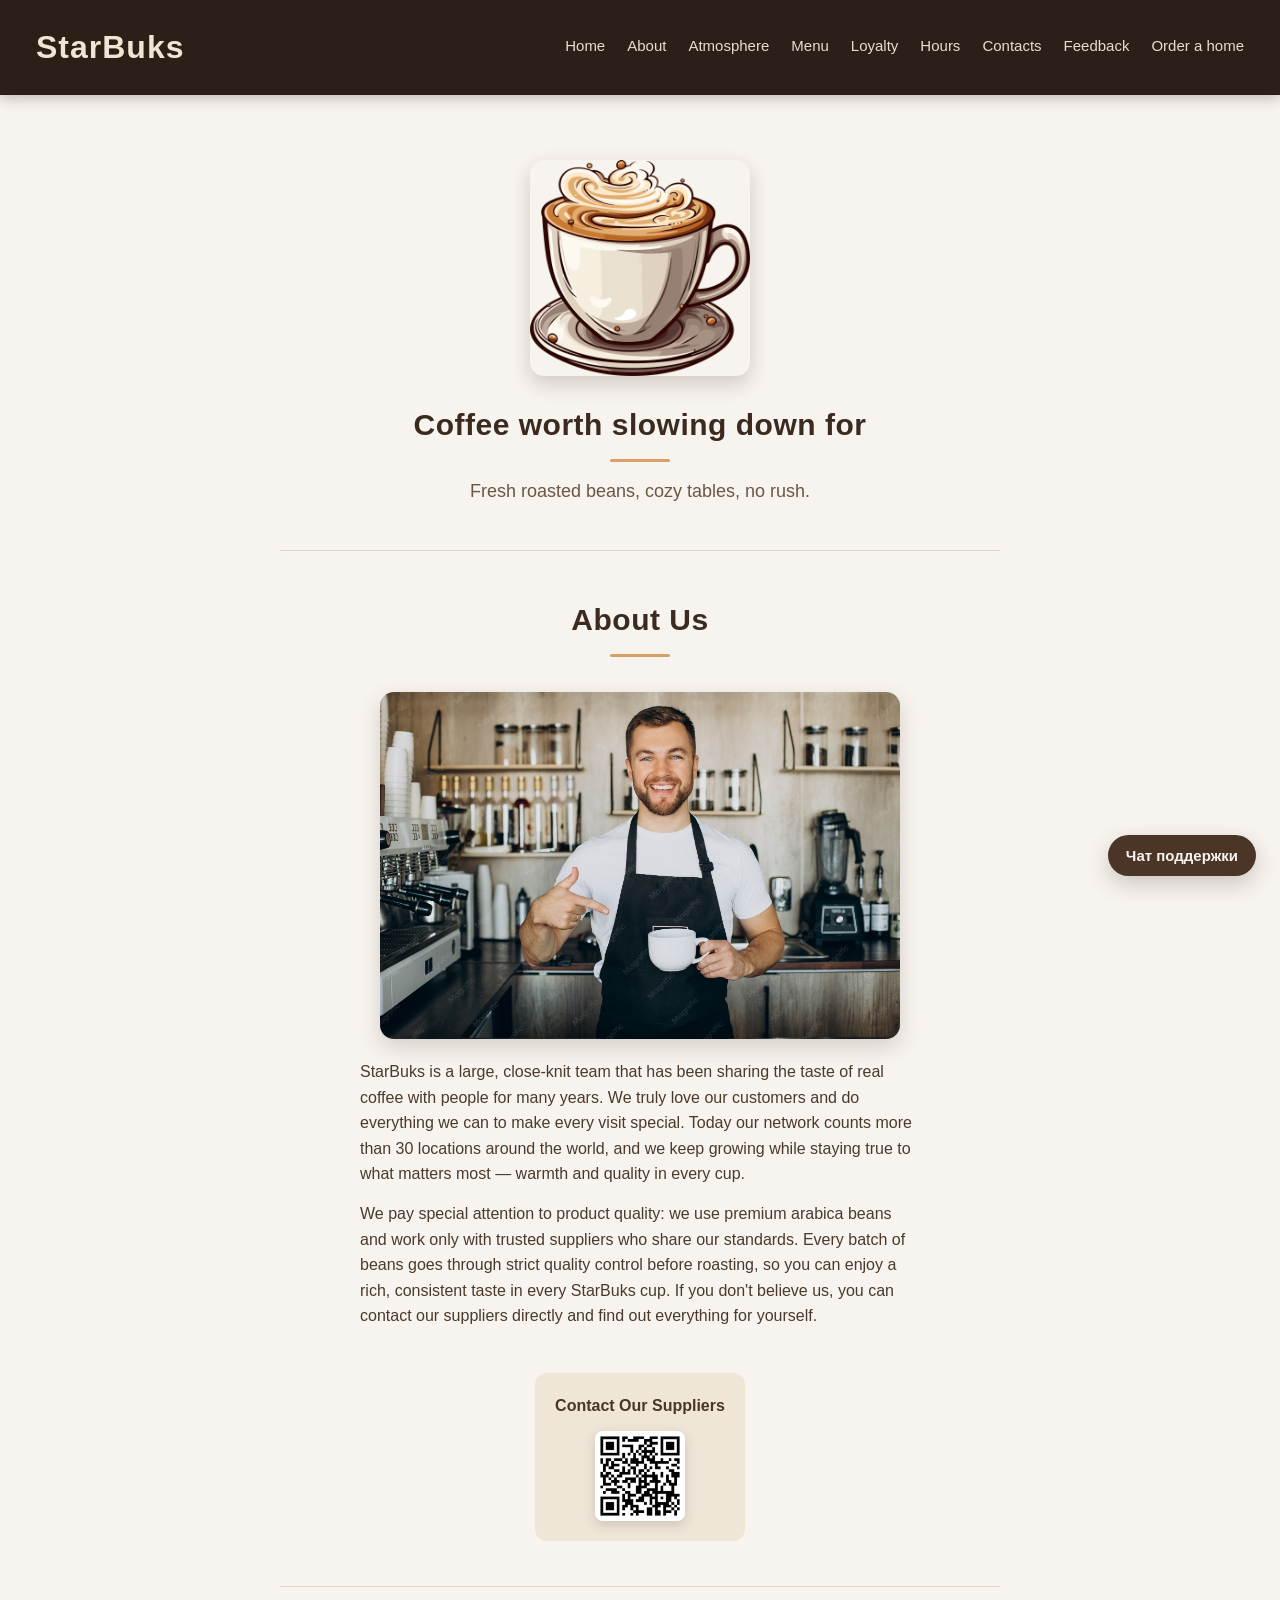
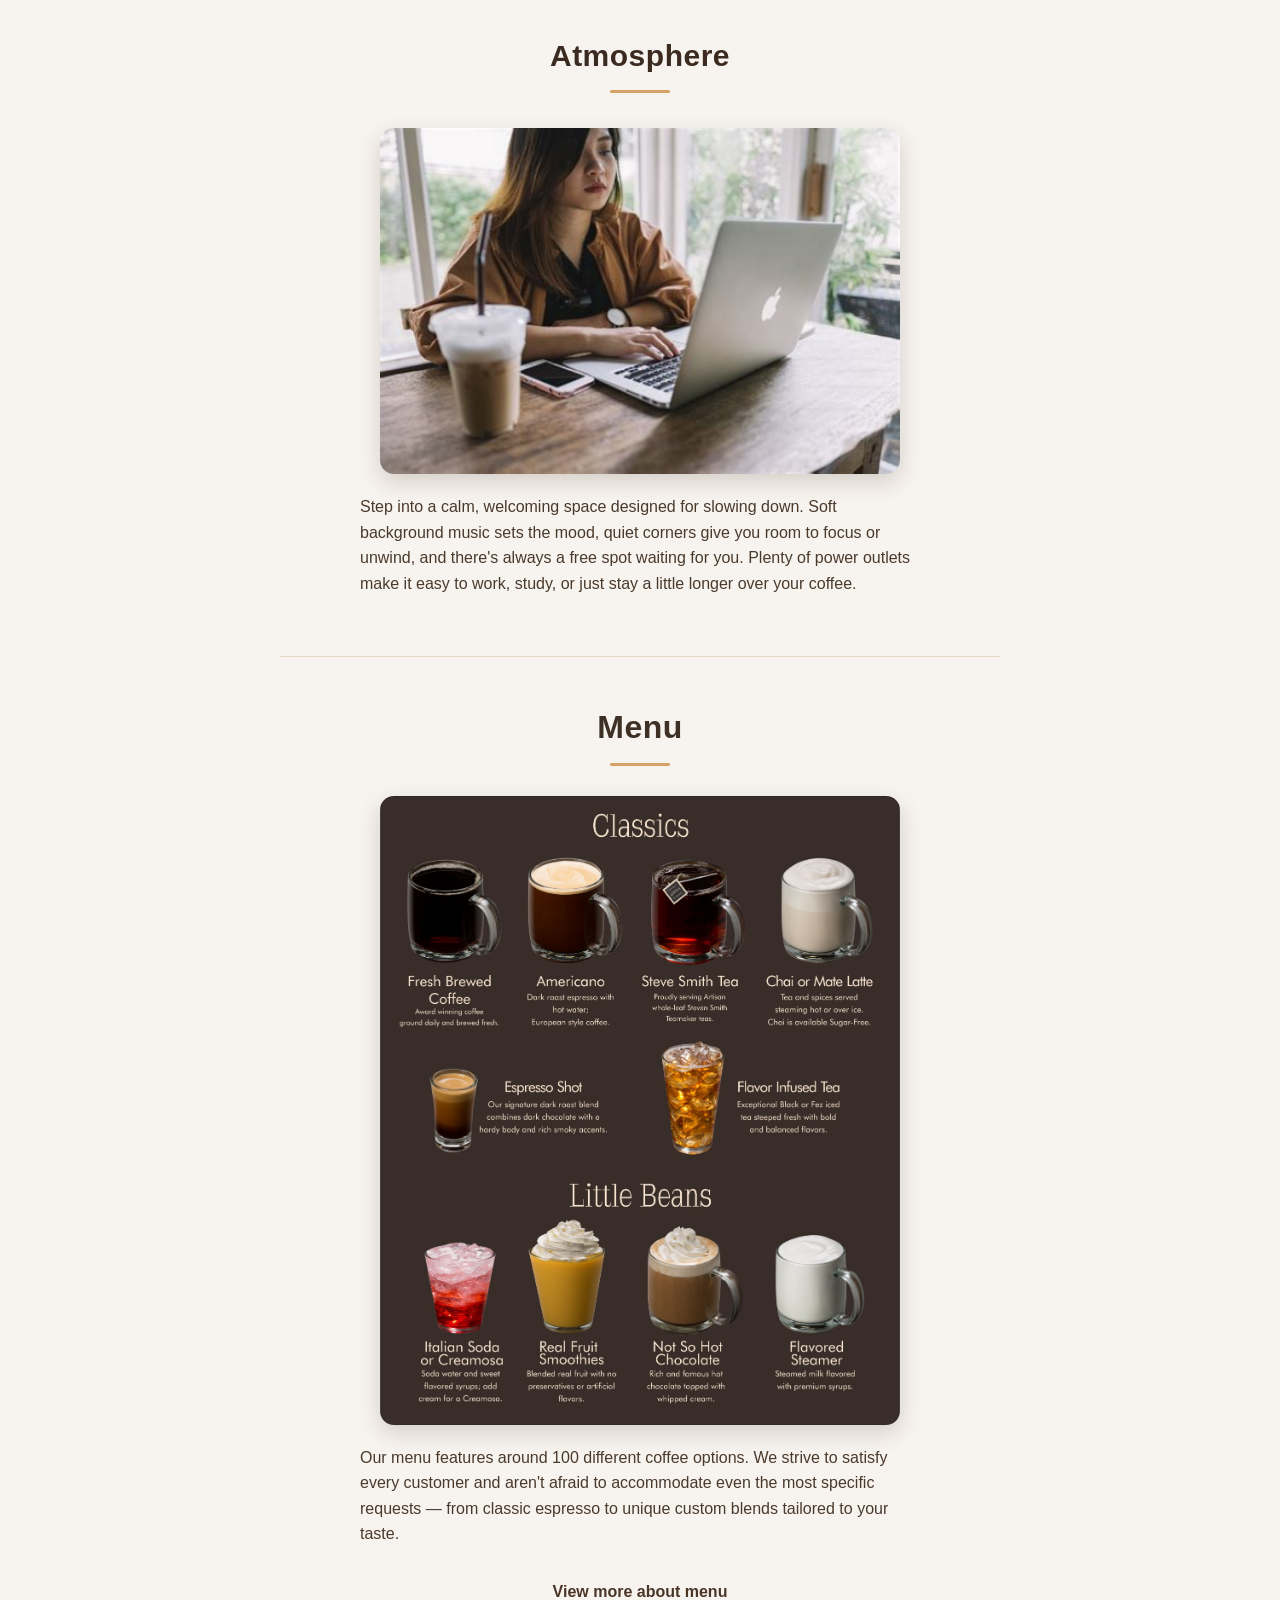
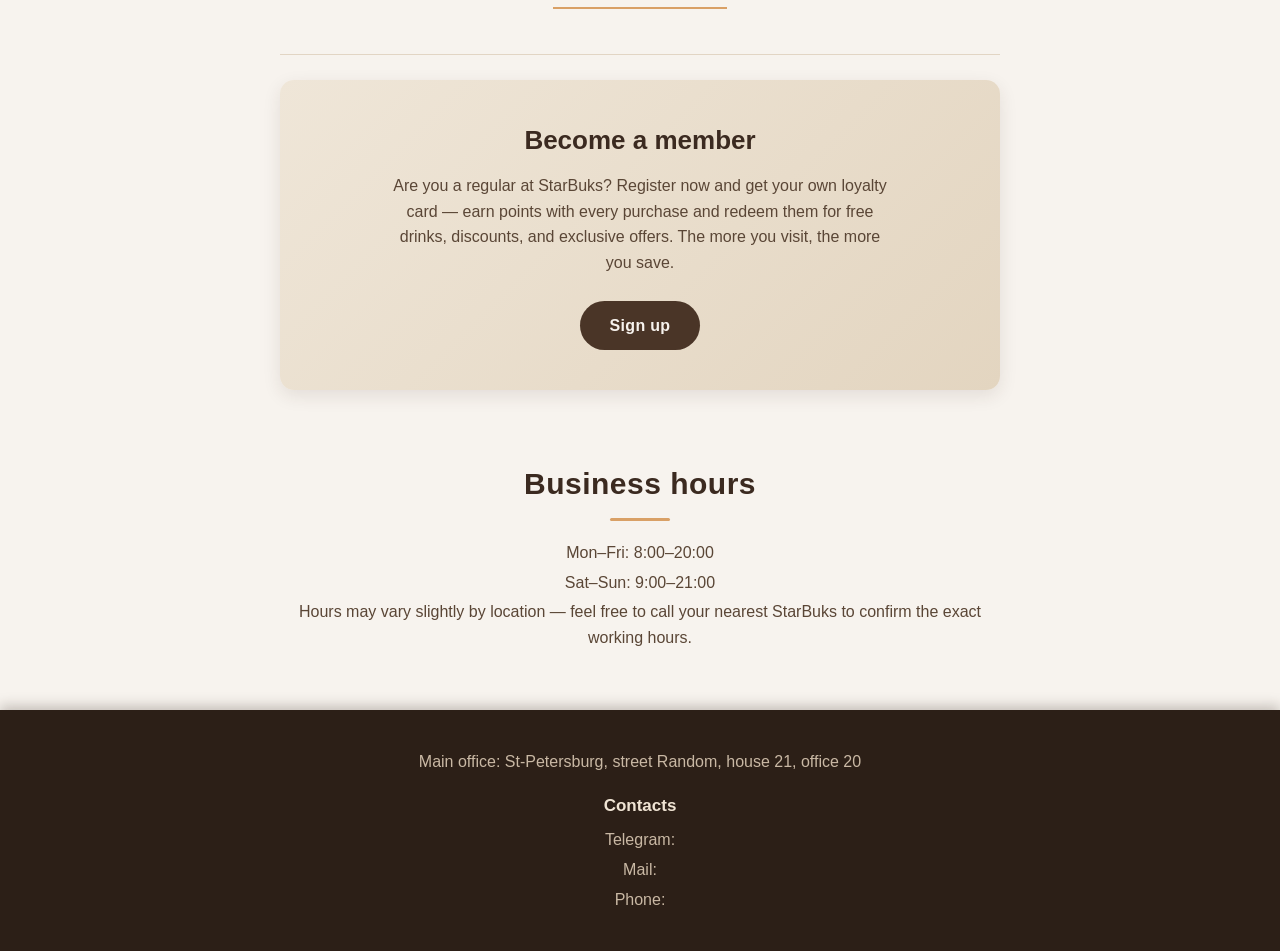
<file: templates/index.html>
<!DOCTYPE html>
<html lang="en">

<head>
  <meta charset="UTF-8">
  <meta name="viewport" content="width=device-width, initial-scale=1">
  <title>StarBuks</title>
  <link href="../static/css/style.css" rel="stylesheet">
  <link href="../static/css/chat.css" rel="stylesheet">
</head>

<body class="page">

  <header class="site-header">
    <h1 class="logo">StarBuks</h1>

    <nav class="header-nav">
      <a href="#home">Home</a>
      <a href="#about">About</a>
      <a href="#atmosphere">Atmosphere</a>
      <a href="#menu">Menu</a>
      <a href="#loyalty">Loyalty</a>
      <a href="#hours">Hours</a>
      <a href="#contacts">Contacts</a>
      <a href="feedback.html" class="nav-link">Feedback</a>
      <a href="animation3.html" class="order-coffee-btn">
        Order a home
      </a>
    </nav>

    <div class="header-actions">
    </div>
  </header>

  <main class="main-content">

    <section class="hero" id="home">
      <img src="../static/img/coffee_main.png" alt="Coffee cup" class="hero-image">

      <h2 class="hero-title">
        Coffee worth slowing down for
      </h2>

      <p class="hero-text">
        Fresh roasted beans, cozy tables, no rush.
      </p>
    </section>

    <section class="about" id="about">
      <h2 class="about-title">
        About Us
      </h2>

      <img src="../static/img/barista.jpg" alt="Our barista" class="about-image">

      <p class="about-text">
        StarBuks is a large, close-knit team that has been sharing the taste
        of real coffee with people for many years. We truly love our customers
        and do everything we can to make every visit special. Today our
        network counts more than 30 locations around the world, and we
        keep growing while staying true to what matters most — warmth and
        quality in every cup.
      </p>

      <p class="about-text">
        We pay special attention to product quality: we use premium arabica
        beans and work only with trusted suppliers who share our standards.
        Every batch of beans goes through strict quality control before
        roasting, so you can enjoy a rich, consistent taste in every
        StarBuks cup. If you don't believe us, you can contact our suppliers
        directly and find out everything for yourself.
      </p>

      <div class="qr-wrapper">
        <p>Contact Our Suppliers</p>

        <img src="../static/img/qr-code.png" alt="QR code" class="qr-code" width="90" height="90">
      </div>
    </section>

    <section class="atmosphere" id="atmosphere">
      <h2 class="atmosphere-title">
        Atmosphere
      </h2>

      <img src="../static/img/work.jpg" alt="Cozy workspace" class="atmosphere-image">

      <p class="atmosphere-text">
        Step into a calm, welcoming space designed for slowing down.
        Soft background music sets the mood, quiet corners give you room
        to focus or unwind, and there's always a free spot waiting for you.
        Plenty of power outlets make it easy to work, study, or just stay
        a little longer over your coffee.
      </p>
    </section>

    <section class="menu" id="menu">
      <h2 class="menu-title">
        Menu
      </h2>

      <img src="../static/img/short_menu.jpg" alt="Menu preview" class="menu-image">

      <p class="menu-text">
        Our menu features around 100 different coffee options. We strive to
        satisfy every customer and aren't afraid to accommodate even the most
        specific requests — from classic espresso to unique custom blends
        tailored to your taste.
      </p>

      <a href="menu.html" class="menu-link">
        View more about menu
      </a>
    </section>

    <section class="loyalty" id="loyalty">
      <h2 class="loyalty-title">
        Become a member
      </h2>

      <p class="loyalty-text">
        Are you a regular at StarBuks? Register now and get your own loyalty
        card — earn points with every purchase and redeem them for free drinks,
        discounts, and exclusive offers. The more you visit, the more you save.
      </p>

      <a href="reg.html" class="loyalty-button">
        Sign up
      </a>
    </section>

    <section class="hours" id="hours">
      <h2 class="hours-title">
        Business hours
      </h2>

      <p class="hours-text">
        Mon–Fri: 8:00–20:00
      </p>

      <p class="hours-text">
        Sat–Sun: 9:00–21:00
      </p>

      <p class="hours-text">
        Hours may vary slightly by location — feel free to call your nearest
        StarBuks to confirm the exact working hours.
      </p>
    </section>

  </main>

  <footer class="site-footer" id="contacts">

    <p class="footer-item">
      Main office: St-Petersburg, street Random, house 21, office 20
    </p>

    <p class="footer-heading">
      Contacts
    </p>

    <p class="footer-item">
      Telegram:
    </p>

    <p class="footer-item">
      Mail:
    </p>

    <p class="footer-item">
      Phone:
    </p>

  </footer>

  <script src="../static/js/chat.js"></script>
</body>

</html>
</file>
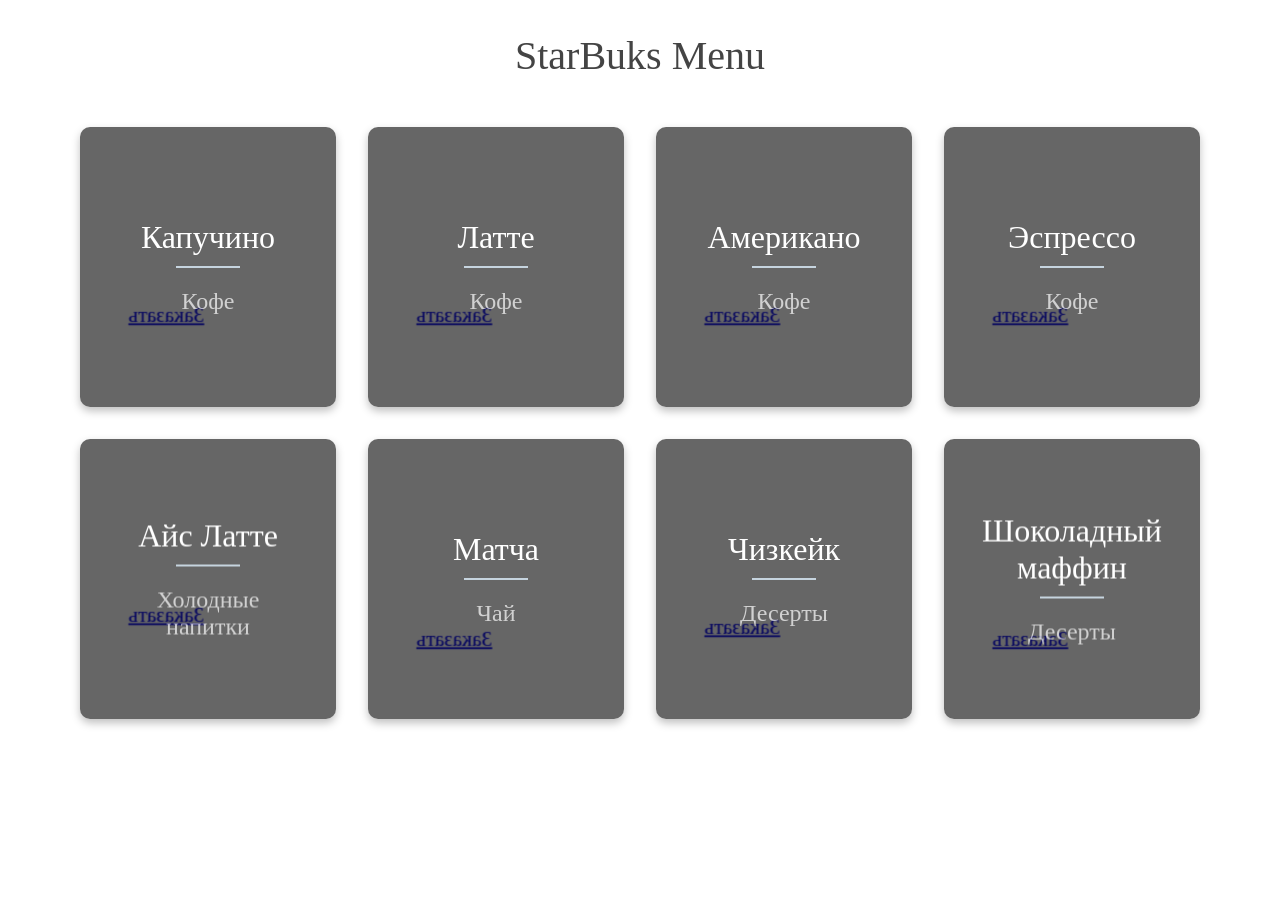
<file: templates/animation3.html>
<!DOCTYPE html>
<html lang="ru">

<head>
  <meta charset="UTF-8">
  <meta name="viewport" content="width=device-width, initial-scale=1.0">

  <title>StarBuks — Menu</title>

  <link rel="stylesheet" href="../static/css/animation3.css">
</head>

<body>

  <div class="wrapper">

    <h1>StarBuks Menu</h1>

    <div class="cols">

      
      <div class="col" ontouchstart="this.classList.toggle('hover');">

        <div class="container">

          <div class="front"
            style="background-image: url('https://images.unsplash.com/photo-1572449043416-55f4685c9bb7?auto=format&fit=crop&w=800&q=80');">

            <div class="inner">
              <p>Капучино</p>
              <span>Кофе</span>
            </div>

          </div>

          <div class="back">

            <div class="inner">

              <p>
                Эспрессо с горячим молоком
                и нежной молочной пенкой.
              </p>

              <span>StarBuks</span>

              <a href="animation2.html" class="order-button">
                Заказать
              </a>

            </div>

          </div>

        </div>

      </div>

      
      <div class="col" ontouchstart="this.classList.toggle('hover');">

        <div class="container">

          <div class="front"
            style="background-image: url('https://images.unsplash.com/photo-1541167760496-1628856ab772?auto=format&fit=crop&w=800&q=80');">

            <div class="inner">
              <p>Латте</p>
              <span>Кофе</span>
            </div>

          </div>

          <div class="back">

            <div class="inner">

              <p>
                Мягкий кофейный напиток
                с молоком и лёгкой пенкой.
              </p>

              <span>StarBuks</span>

              <a href="animation2.html" class="order-button">
                Заказать
              </a>

            </div>

          </div>

        </div>

      </div>

      
      <div class="col" ontouchstart="this.classList.toggle('hover');">

        <div class="container">

          <div class="front"
            style="background-image: url('https://images.unsplash.com/photo-1497636577773-f1231844b336?auto=format&fit=crop&w=800&q=80');">

            <div class="inner">
              <p>Американо</p>
              <span>Кофе</span>
            </div>

          </div>

          <div class="back">

            <div class="inner">

              <p>
                Классический эспрессо
                с добавлением горячей воды.
              </p>

              <span>StarBuks</span>

              <a href="animation2.html" class="order-button">
                Заказать
              </a>

            </div>

          </div>

        </div>

      </div>

      
      <div class="col" ontouchstart="this.classList.toggle('hover');">

        <div class="container">

          <div class="front"
            style="background-image: url('https://images.unsplash.com/photo-1510707577719-ae7c14805e3a?auto=format&fit=crop&w=800&q=80');">

            <div class="inner">
              <p>Эспрессо</p>
              <span>Кофе</span>
            </div>

          </div>

          <div class="back">

            <div class="inner">

              <p>
                Насыщенный кофе
                с ярким ароматом и плотной пенкой.
              </p>

              <span>StarBuks</span>

              <a href="animation2.html" class="order-button">
                Заказать
              </a>

            </div>

          </div>

        </div>

      </div>

      
      <div class="col" ontouchstart="this.classList.toggle('hover');">

        <div class="container">

          <div class="front"
            style="background-image: url('https://images.unsplash.com/photo-1461023058943-07fcbe16d735?auto=format&fit=crop&w=800&q=80');">

            <div class="inner">
              <p>Айс Латте</p>
              <span>Холодные напитки</span>
            </div>

          </div>

          <div class="back">

            <div class="inner">

              <p>
                Охлаждённый латте
                со льдом и молоком.
              </p>

              <span>StarBuks</span>

              <a href="animation2.html" class="order-button">
                Заказать
              </a>

            </div>

          </div>

        </div>

      </div>

      
      <div class="col" ontouchstart="this.classList.toggle('hover');">

        <div class="container">

          <div class="front"
            style="background-image: url('https://images.unsplash.com/photo-1515823064-d6e0c04616a7?auto=format&fit=crop&w=800&q=80');">

            <div class="inner">
              <p>Матча</p>
              <span>Чай</span>
            </div>

          </div>

          <div class="back">

            <div class="inner">

              <p>
                Японский чай матча
                с насыщенным вкусом и ароматом.
              </p>

              <span>StarBuks</span>

              <a href="animation2.html" class="order-button">
                Заказать
              </a>

            </div>

          </div>

        </div>

      </div>

      
      <div class="col" ontouchstart="this.classList.toggle('hover');">

        <div class="container">

          <div class="front"
            style="background-image: url('https://images.unsplash.com/photo-1565958011703-44f9829ba187?auto=format&fit=crop&w=800&q=80');">

            <div class="inner">
              <p>Чизкейк</p>
              <span>Десерты</span>
            </div>

          </div>

          <div class="back">

            <div class="inner">

              <p>
                Нежный сливочный десерт
                с мягкой текстурой.
              </p>

              <span>StarBuks</span>

              <a href="animation2.html" class="order-button">
                Заказать
              </a>

            </div>

          </div>

        </div>

      </div>

      
      <div class="col" ontouchstart="this.classList.toggle('hover');">

        <div class="container">

          <div class="front"
            style="background-image: url('https://images.unsplash.com/photo-1607958996333-41aef7caefaa?auto=format&fit=crop&w=800&q=80');">

            <div class="inner">
              <p>Шоколадный маффин</p>
              <span>Десерты</span>
            </div>

          </div>

          <div class="back">

            <div class="inner">

              <p>
                Мягкий шоколадный маффин
                с насыщенным вкусом.
              </p>

              <span>StarBuks</span>

              <a href="animation2.html" class="order-button">
                Заказать
              </a>

            </div>

          </div>

        </div>

      </div>

    </div>

  </div>

</body>

</html>
</file>
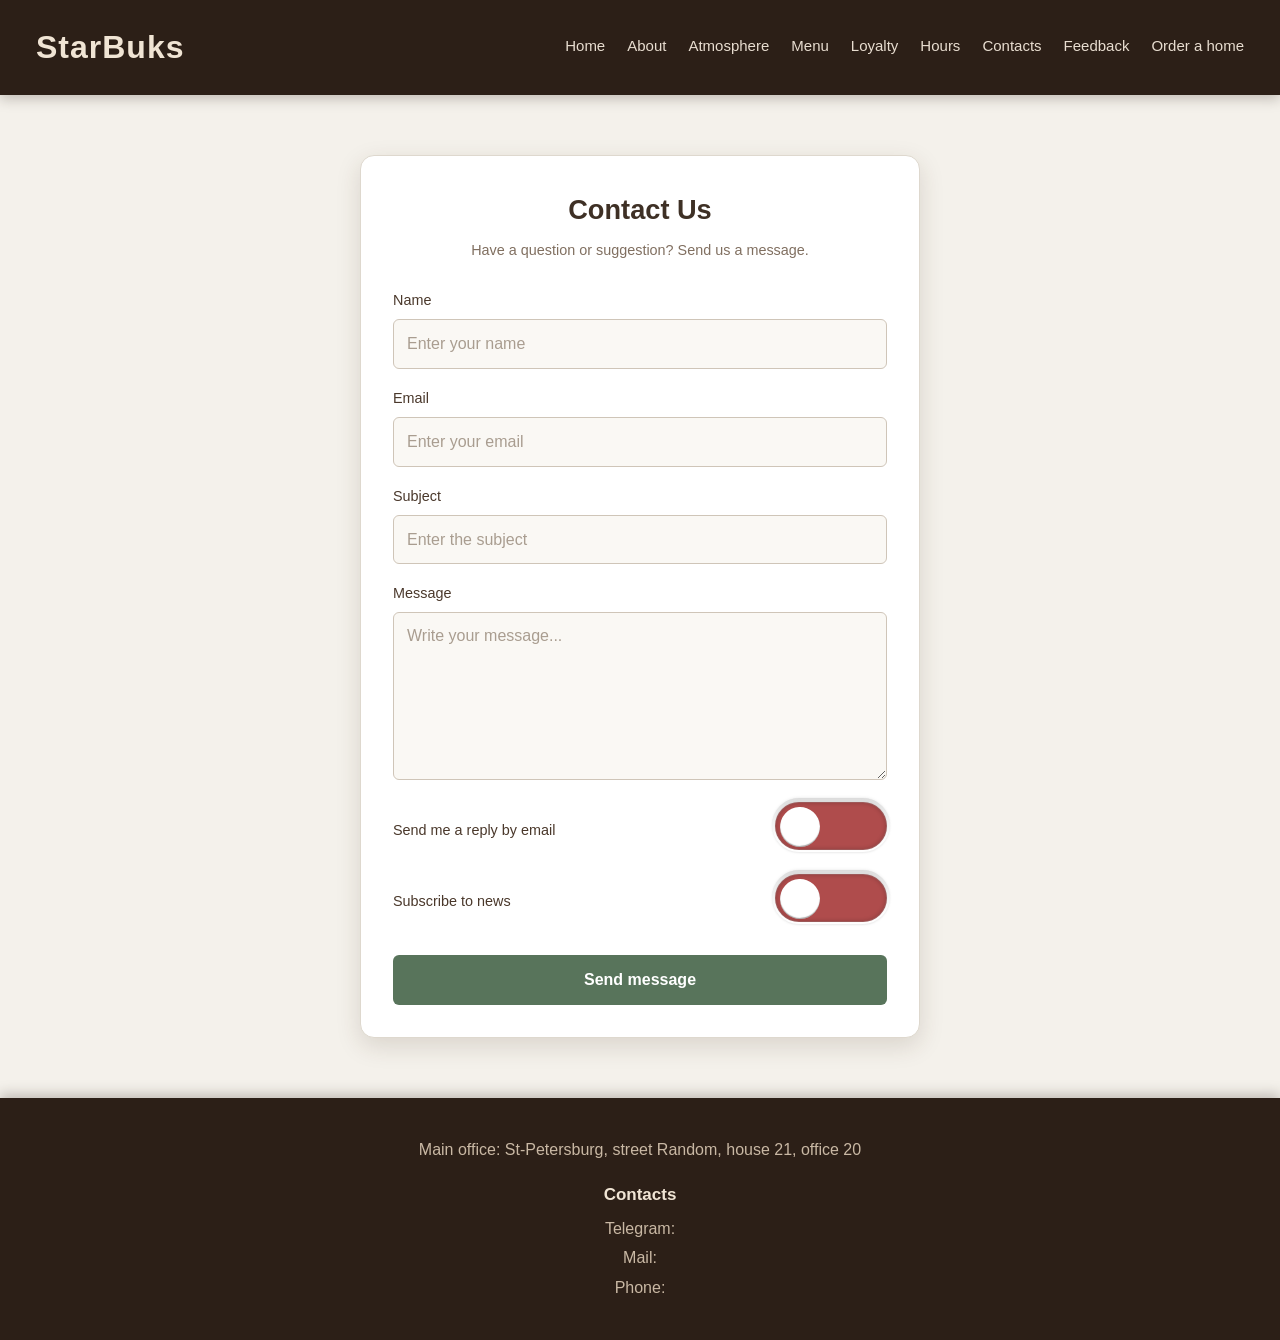
<file: templates/feedback.html>
<!DOCTYPE html>
<html lang="en">

<head>
  <meta charset="UTF-8">
  <meta name="viewport" content="width=device-width, initial-scale=1">

  <title>Feedback — StarBuks</title>

  <link href="../static/css/style.css" rel="stylesheet">
  <link href="../static/css/toggles.css" rel="stylesheet">
</head>

<body class="page feedback-body">

  <header class="site-header">
    <h1 class="logo">StarBuks</h1>

    <nav class="header-nav">
      <a href="index.html#home">Home</a>
      <a href="index.html#about">About</a>
      <a href="index.html#atmosphere">Atmosphere</a>
      <a href="index.html#menu">Menu</a>
      <a href="index.html#loyalty">Loyalty</a>
      <a href="index.html#hours">Hours</a>
      <a href="index.html#contacts">Contacts</a>
      <a href="feedback.html" class="nav-link">Feedback</a>
      <a href="animation3.html" class="order-coffee-btn">
        Order a home
      </a>
    </nav>

    <div class="header-actions">
    </div>
  </header>

  <main class="feedback-page">

    <section class="feedback-box">

      <div class="feedback-header">

        <h2>Contact Us</h2>

        <p>
          Have a question or suggestion? Send us a message.
        </p>

      </div>

      <form class="feedback-form" id="feedbackForm">

        <div class="feedback-group">

          <label class="feedback-label" for="name">
            Name
          </label>

          <input class="feedback-input" type="text" id="name" name="name" placeholder="Enter your name" required>

        </div>

        <div class="feedback-group">

          <label class="feedback-label" for="email">
            Email
          </label>

          <input class="feedback-input" type="email" id="email" name="email" placeholder="Enter your email" required>

        </div>

        <div class="feedback-group">

          <label class="feedback-label" for="subject">
            Subject
          </label>

          <input class="feedback-input" type="text" id="subject" name="subject" placeholder="Enter the subject"
            required>

        </div>

        <div class="feedback-group">

          <label class="feedback-label" for="message">
            Message
          </label>

          <textarea class="feedback-input feedback-textarea" id="message" name="message"
            placeholder="Write your message..." rows="6" required></textarea>

        </div>

        <div class="feedback-switches">

          <div class="feedback-switch">
            <span class="feedback-switch-text" id="replyByEmailText">Send me a reply by email</span>
            <div class="toggle normal">
              <input id="replyByEmail" name="replyByEmail" type="checkbox" aria-labelledby="replyByEmailText">
              <label class="toggle-item" for="replyByEmail"></label>
            </div>
          </div>

          <div class="feedback-switch">
            <span class="feedback-switch-text" id="subscribeNewsText">Subscribe to news</span>
            <div class="toggle normal">
              <input id="subscribeNews" name="subscribeNews" type="checkbox" aria-labelledby="subscribeNewsText">
              <label class="toggle-item" for="subscribeNews"></label>
            </div>
          </div>

        </div>

        <button class="feedback-button" type="submit">
          Send message
        </button>

      </form>

      <div class="feedback-success" id="feedbackSuccess">

        <h3>Thank you!</h3>

        <p>
          Your message has been sent successfully.
        </p>

      </div>

    </section>

  </main>

  <footer class="site-footer">

    <p class="footer-item">
      Main office: St-Petersburg, street Random, house 21, office 20
    </p>

    <p class="footer-heading">
      Contacts
    </p>

    <p class="footer-item">
      Telegram:
    </p>

    <p class="footer-item">
      Mail:
    </p>

    <p class="footer-item">
      Phone:
    </p>

  </footer>

  <script src="../static/js/feedback.js"></script>

</body>

</html>
</file>
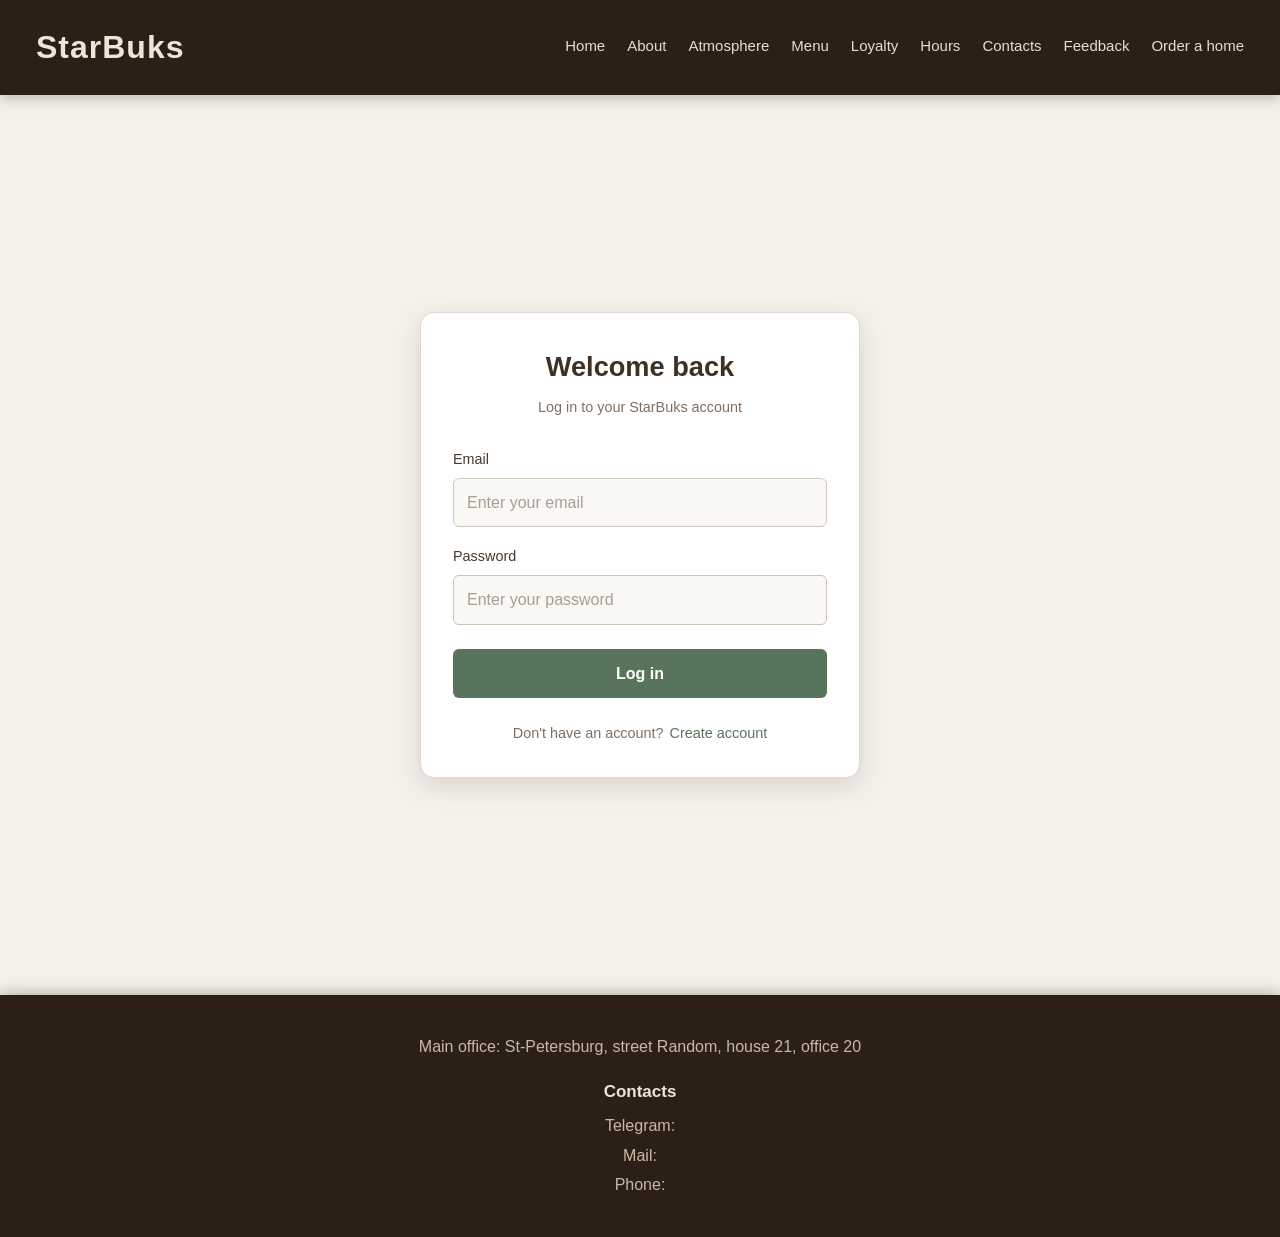
<file: templates/log.html>
<!DOCTYPE html>
<html lang="en">

<head>
  <meta charset="UTF-8">
  <meta name="viewport" content="width=device-width, initial-scale=1">
  <title>Login — StarBuks</title>
  <link href="../static/css/style.css" rel="stylesheet">
</head>

<body class="page login-body">

  <header class="site-header">
    <h1 class="logo">StarBuks</h1>

    <nav class="header-nav">
      <a href="index.html#home">Home</a>
      <a href="index.html#about">About</a>
      <a href="index.html#atmosphere">Atmosphere</a>
      <a href="index.html#menu">Menu</a>
      <a href="index.html#loyalty">Loyalty</a>
      <a href="index.html#hours">Hours</a>
      <a href="index.html#contacts">Contacts</a>
      <a href="feedback.html" class="nav-link">Feedback</a>
      <a href="animation3.html" class="order-coffee-btn">
        Order a home
      </a>
    </nav>

    <div class="header-actions">
    </div>
  </header>

  <main class="login-page">

    <section class="login-box">

      <div class="login-header">
        <h2>Welcome back</h2>
        <p>Log in to your StarBuks account</p>
      </div>

      <form class="login-form">

        <div class="login-group">
          <label class="login-label" for="email">
            Email
          </label>

          <input class="login-input" type="email" id="email" name="email" placeholder="Enter your email" required>
        </div>

        <div class="login-group">
          <label class="login-label" for="password">
            Password
          </label>

          <input class="login-input" type="password" id="password" name="password" placeholder="Enter your password"
            required>
        </div>

        <button class="login-button" type="submit">
          Log in
        </button>

      </form>

      <div class="login-footer">
        <p>Don't have an account?</p>

        <a class="registration-link" href="reg.html">
          Create account
        </a>
      </div>

    </section>

  </main>

  <footer class="site-footer">

    <p class="footer-item">
      Main office: St-Petersburg, street Random, house 21, office 20
    </p>

    <p class="footer-heading">
      Contacts
    </p>

    <p class="footer-item">
      Telegram:
    </p>

    <p class="footer-item">
      Mail:
    </p>

    <p class="footer-item">
      Phone:
    </p>

  </footer>

</body>

</html>
</file>
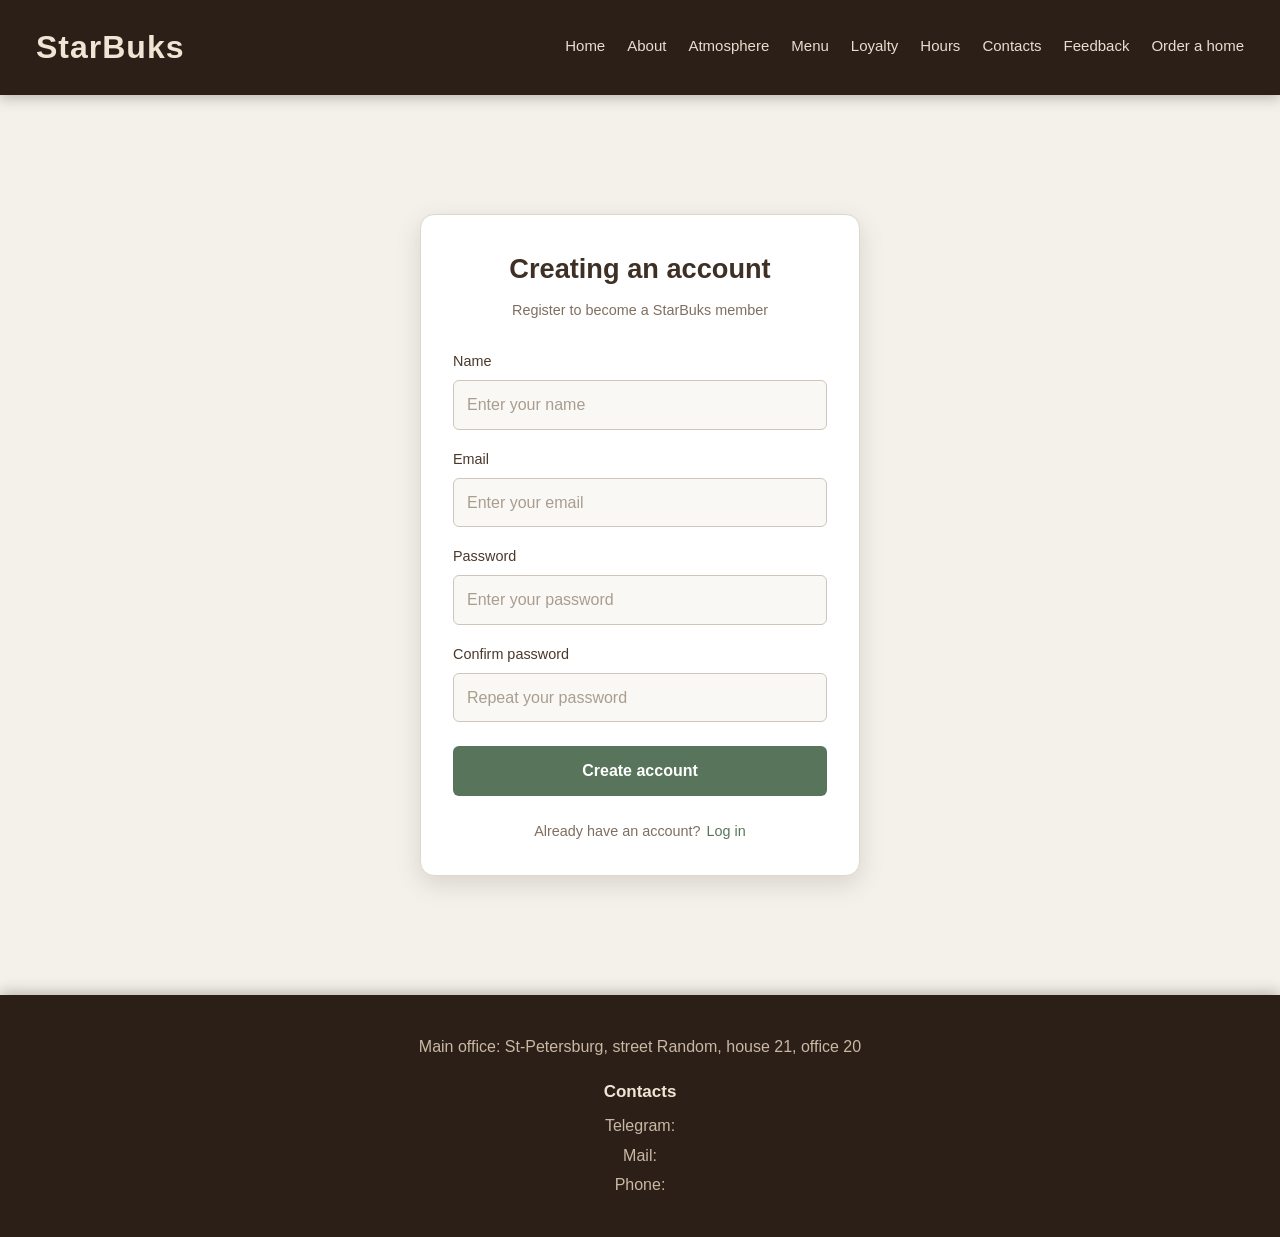
<file: templates/reg.html>
<!DOCTYPE html>
<html lang="en">

<head>
  <meta charset="UTF-8">
  <meta name="viewport" content="width=device-width, initial-scale=1">
  <title>Registration — StarBuks</title>
  <link href="../static/css/style.css" rel="stylesheet">
</head>

<body class="page registration-body">

  <header class="site-header">
    <h1 class="logo">StarBuks</h1>

    <nav class="header-nav">
      <a href="index.html#home">Home</a>
      <a href="index.html#about">About</a>
      <a href="index.html#atmosphere">Atmosphere</a>
      <a href="index.html#menu">Menu</a>
      <a href="index.html#loyalty">Loyalty</a>
      <a href="index.html#hours">Hours</a>
      <a href="index.html#contacts">Contacts</a>
      <a href="feedback.html" class="nav-link">Feedback</a>
      <a href="animation3.html" class="order-coffee-btn">
        Order a home
      </a>
    </nav>

    <div class="header-actions">
    </div>
  </header>

  <main class="registration-page">

    <section class="registration-box">

      <div class="registration-header">
        <h2>Creating an account</h2>
        <p>Register to become a StarBuks member</p>
      </div>

      <form class="registration-form">

        <div class="registration-group">
          <label class="registration-label" for="name">
            Name
          </label>

          <input class="registration-input" type="text" id="name" name="name" placeholder="Enter your name" required>
        </div>

        <div class="registration-group">
          <label class="registration-label" for="email">
            Email
          </label>

          <input class="registration-input" type="email" id="email" name="email" placeholder="Enter your email"
            required>
        </div>

        <div class="registration-group">
          <label class="registration-label" for="password">
            Password
          </label>

          <input class="registration-input" type="password" id="password" name="password"
            placeholder="Enter your password" required>
        </div>

        <div class="registration-group">
          <label class="registration-label" for="password_repeat">
            Confirm password
          </label>

          <input class="registration-input" type="password" id="password_repeat" name="password_repeat"
            placeholder="Repeat your password" required>
        </div>

        <button class="registration-button" type="submit">
          Create account
        </button>

      </form>

      <div class="registration-footer">
        <p>Already have an account?</p>

        <a class="login-link" href="log.html">
          Log in
        </a>
      </div>

    </section>

  </main>

  <footer class="site-footer">

    <p class="footer-item">
      Main office: St-Petersburg, street Random, house 21, office 20
    </p>

    <p class="footer-heading">
      Contacts
    </p>

    <p class="footer-item">
      Telegram:
    </p>

    <p class="footer-item">
      Mail:
    </p>

    <p class="footer-item">
      Phone:
    </p>

  </footer>

</body>

</html>
</file>
<file: static/css/style.css>
@import url('_index.css');
@import url('_log.css');
@import url('_reg.css');
@import url('_menu.css');
@import url('_feedback.css');
</file>
<file: static/css/chat.css>
.chat-widget {
  position: fixed;
  right: 24px;
  bottom: 24px;
  z-index: 1000;

  font-family: 'Segoe UI', Arial, sans-serif;
  color: #3b2a20;
}

.chat-toggle {
  border: 0;
  background: #4a3527;
  color: #f7f3ee;

  border-radius: 28px;
  padding: 12px 18px;

  font-size: 15px;
  font-weight: 600;

  cursor: pointer;

  box-shadow: 0 8px 22px rgba(59, 42, 32, 0.22);

  transition:
    transform 0.2s ease,
    background 0.2s ease;
}

.chat-toggle:hover {
  background: #5d4332;
  transform: translateY(-2px);
}

.chat-window {
  display: none;

  flex-direction: column;

  width: 340px;
  height: 460px;

  margin-bottom: 12px;

  overflow: hidden;

  background: #f7f3ee;

  border: 1px solid #e2d5c4;
  border-radius: 14px;

  box-shadow: 0 14px 35px rgba(44, 31, 23, 0.24);
}

.chat-widget.is-open .chat-window {
  display: flex;
}

.chat-widget.is-open .chat-toggle {
  display: none;
}

.chat-header {
  display: flex;

  align-items: center;
  justify-content: space-between;

  padding: 14px 16px;

  background: #2c1f17;
  color: #f0e4d4;
}

.chat-header-info {
  display: flex;
  flex-direction: column;
}

.chat-title {
  font-size: 16px;
  font-weight: 700;
}

.chat-status {
  margin-top: 2px;

  font-size: 12px;

  color: #d9a066;
}

.chat-close {
  border: 0;
  background: transparent;

  color: #f0e4d4;

  font-size: 22px;
  line-height: 1;

  cursor: pointer;

  padding: 2px 4px;
}

.chat-messages {
  flex: 1;

  overflow-y: auto;

  padding: 14px;

  background: #fbf8f4;
}

.chat-message {
  display: flex;
  flex-direction: column;

  max-width: 78%;

  margin-bottom: 10px;
}

.chat-message--user {
  margin-left: auto;
  align-items: flex-end;
}

.chat-message--operator {
  align-items: flex-start;
}

.chat-bubble {
  padding: 9px 12px;

  border-radius: 12px;

  font-size: 14px;
  line-height: 1.4;

  word-break: break-word;
}

.chat-message--operator .chat-bubble {
  background: #efe6d8;

  border-bottom-left-radius: 4px;
}

.chat-message--user .chat-bubble {
  background: #4a3527;
  color: #f7f3ee;

  border-bottom-right-radius: 4px;
}

.chat-time {
  margin-top: 3px;

  padding: 0 3px;

  color: #8b7868;

  font-size: 10px;
}

.chat-typing {
  display: none;

  padding: 0 14px 8px;

  color: #8b7868;

  font-size: 11px;

  background: #fbf8f4;
}

.chat-typing.is-visible {
  display: block;
}

.chat-form {
  display: flex;

  gap: 8px;

  padding: 10px;

  border-top: 1px solid #e2d5c4;

  background: #f7f3ee;
}

.chat-input {
  min-width: 0;
  flex: 1;

  border: 1px solid #d8c9b8;
  border-radius: 20px;

  outline: none;

  padding: 9px 12px;

  background: #fff;
  color: #3b2a20;

  font: inherit;
  font-size: 14px;
}

.chat-input:focus {
  border-color: #b58b64;
}

.chat-send {
  flex: 0 0 auto;

  width: 40px;

  border: 0;
  border-radius: 20px;

  background: #4a3527;
  color: #fff;

  cursor: pointer;

  font-size: 17px;

  transition: background 0.2s ease;
}

.chat-send:hover {
  background: #5d4332;
}

@media (max-width: 480px) {

  .chat-widget {
    right: 12px;
    bottom: 12px;
  }

  .chat-window {
    width: min(340px, calc(100vw - 24px));
    height: min(460px, calc(100vh - 80px));
  }

}
</file>
<file: static/css/animation3.css>
* {
  margin: 0;
  padding: 0;
  -webkit-box-sizing: border-box;
  box-sizing: border-box;
}

h1 {
  font-size: 2.5rem;
  font-family: 'Montserrat';
  font-weight: normal;
  color: #444;
  text-align: center;
  margin: 2rem 0;
}

.wrapper {
  width: 90%;
  margin: 0 auto;
  max-width: 80rem;
}

.cols {
  display: -webkit-box;
  display: -ms-flexbox;
  display: flex;
  -ms-flex-wrap: wrap;
  flex-wrap: wrap;
  -webkit-box-pack: center;
  -ms-flex-pack: center;
  justify-content: center;
}

.col {
  width: calc(25% - 2rem);
  margin: 1rem;
  cursor: pointer;
}

.container {
  -webkit-transform-style: preserve-3d;
  transform-style: preserve-3d;
  -webkit-perspective: 1000px;
  perspective: 1000px;
}

.front,
.back {
  background-size: cover;
  box-shadow: 0 4px 8px 0 rgba(0, 0, 0, 0.25);
  border-radius: 10px;
  background-position: center;
  -webkit-transition: -webkit-transform .7s cubic-bezier(0.4, 0.2, 0.2, 1);
  transition: -webkit-transform .7s cubic-bezier(0.4, 0.2, 0.2, 1);
  -o-transition: transform .7s cubic-bezier(0.4, 0.2, 0.2, 1);
  transition: transform .7s cubic-bezier(0.4, 0.2, 0.2, 1);
  transition: transform .7s cubic-bezier(0.4, 0.2, 0.2, 1), -webkit-transform .7s cubic-bezier(0.4, 0.2, 0.2, 1);
  -webkit-backface-visibility: hidden;
  backface-visibility: hidden;
  text-align: center;
  min-height: 280px;
  height: auto;
  border-radius: 10px;
  color: #fff;
  font-size: 1.5rem;
}

.back {
  background: #cedce7;
  background: -webkit-linear-gradient(45deg, #cedce7 0%, #596a72 100%);
  background: -o-linear-gradient(45deg, #cedce7 0%, #596a72 100%);
  background: linear-gradient(45deg, #cedce7 0%, #596a72 100%);
}

.front:after {
  position: absolute;
  top: 0;
  left: 0;
  z-index: 1;
  width: 100%;
  height: 100%;
  content: '';
  display: block;
  opacity: .6;
  background-color: #000;
  -webkit-backface-visibility: hidden;
  backface-visibility: hidden;
  border-radius: 10px;
}

.container:hover .front,
.container:hover .back {
  -webkit-transition: -webkit-transform .7s cubic-bezier(0.4, 0.2, 0.2, 1);
  transition: -webkit-transform .7s cubic-bezier(0.4, 0.2, 0.2, 1);
  -o-transition: transform .7s cubic-bezier(0.4, 0.2, 0.2, 1);
  transition: transform .7s cubic-bezier(0.4, 0.2, 0.2, 1);
  transition: transform .7s cubic-bezier(0.4, 0.2, 0.2, 1), -webkit-transform .7s cubic-bezier(0.4, 0.2, 0.2, 1);
}

.back {
  position: absolute;
  top: 0;
  left: 0;
  width: 100%;
}

.inner {
  -webkit-transform: translateY(-50%) translateZ(60px) scale(0.94);
  transform: translateY(-50%) translateZ(60px) scale(0.94);
  top: 50%;
  position: absolute;
  left: 0;
  width: 100%;
  padding: 2rem;
  -webkit-box-sizing: border-box;
  box-sizing: border-box;
  outline: 1px solid transparent;
  -webkit-perspective: inherit;
  perspective: inherit;
  z-index: 2;
}

.container .back {
  -webkit-transform: rotateY(180deg);
  transform: rotateY(180deg);
  -webkit-transform-style: preserve-3d;
  transform-style: preserve-3d;
}

.container .front {
  -webkit-transform: rotateY(0deg);
  transform: rotateY(0deg);
  -webkit-transform-style: preserve-3d;
  transform-style: preserve-3d;
}

.container:hover .back {
  -webkit-transform: rotateY(0deg);
  transform: rotateY(0deg);
  -webkit-transform-style: preserve-3d;
  transform-style: preserve-3d;
}

.container:hover .front {
  -webkit-transform: rotateY(-180deg);
  transform: rotateY(-180deg);
  -webkit-transform-style: preserve-3d;
  transform-style: preserve-3d;
}

.front .inner p {
  font-size: 2rem;
  margin-bottom: 2rem;
  position: relative;
}

.front .inner p:after {
  content: '';
  width: 4rem;
  height: 2px;
  position: absolute;
  background: #C6D4DF;
  display: block;
  left: 0;
  right: 0;
  margin: 0 auto;
  bottom: -.75rem;
}

.front .inner span {
  color: rgba(255, 255, 255, 0.7);
  font-family: 'Montserrat';
  font-weight: 300;
}

@media screen and (max-width: 64rem) {
  .col {
    width: calc(33.333333% - 2rem);
  }
}

@media screen and (max-width: 48rem) {
  .col {
    width: calc(50% - 2rem);
  }
}

@media screen and (max-width: 32rem) {
  .col {
    width: 100%;
    margin: 0 0 2rem 0;
  }
}
</file>
<file: static/css/toggles.css>
.toggle {
  position: relative;
  display: inline-block;
  font-size: 16px;
}

.toggle,
.toggle *,
.toggle *::before,
.toggle *::after {
  box-sizing: border-box;
}

.toggle label::before,
.toggle label::after {
  content: '';
  position: absolute;
}

.toggle input {
  height: 40px;
  left: 0;
  opacity: 0;
  position: absolute;
  top: 0;
  width: 40px;
}

label.toggle-item {
  width: 7em;
  background: #2e394d;
  height: 3em;
  display: inline-block;
  border-radius: 50px;
  margin: 0;
  position: relative;
  transition: all .3s ease;
  transform-origin: 20% center;
  cursor: pointer;
}

label.toggle-item:before {
  display: block;
  width: 2.3em;
  height: 2.3em;
  top: .25em;
  left: .25em;
  border-radius: 2em;
  border: 2px solid #88cf8f;
  transition: .3s ease;
}

.normal label {
  background: #af4c4c;
  border: .5px solid rgba(117, 117, 117, 0.31);
  box-shadow: inset 0px 0px 4px 0px rgba(0, 0, 0, 0.2), 0 -3px 4px rgba(0, 0, 0, 0.15);
}

.normal label:before {
  border: none;
  width: 2.5em;
  height: 2.5em;
  box-shadow: inset 0.5px -1px 1px rgba(0, 0, 0, 0.35);
  background: #fff;
  transform: rotate(-25deg);
}

.normal label:after {
  background: transparent;
  height: calc(100% + 8px);
  border-radius: 30px;
  top: -5px;
  width: calc(100% + 8px);
  left: -4px;
  z-index: 0;
  box-shadow: inset 0px 2px 4px -2px rgba(0, 0, 0, 0.2), 0px 1px 2px 0px rgba(151, 151, 151, 0.2);
}

.normal input:checked+label {
  background: #4caf50;
}

.normal input:checked+label:before {
  left: 67px;
}

.toggle input:focus-visible+label {
  outline: 2px solid #58745b;
  outline-offset: 5px;
}

.feedback-switches {
  display: flex;
  flex-direction: column;
  gap: 16px;
  padding: 4px 0;
}

.feedback-switch {
  display: flex;
  align-items: center;
  justify-content: space-between;
  gap: 16px;
}

.feedback-switch-text {
  font-size: 0.9rem;
  color: #4a382b;
}
</file>
